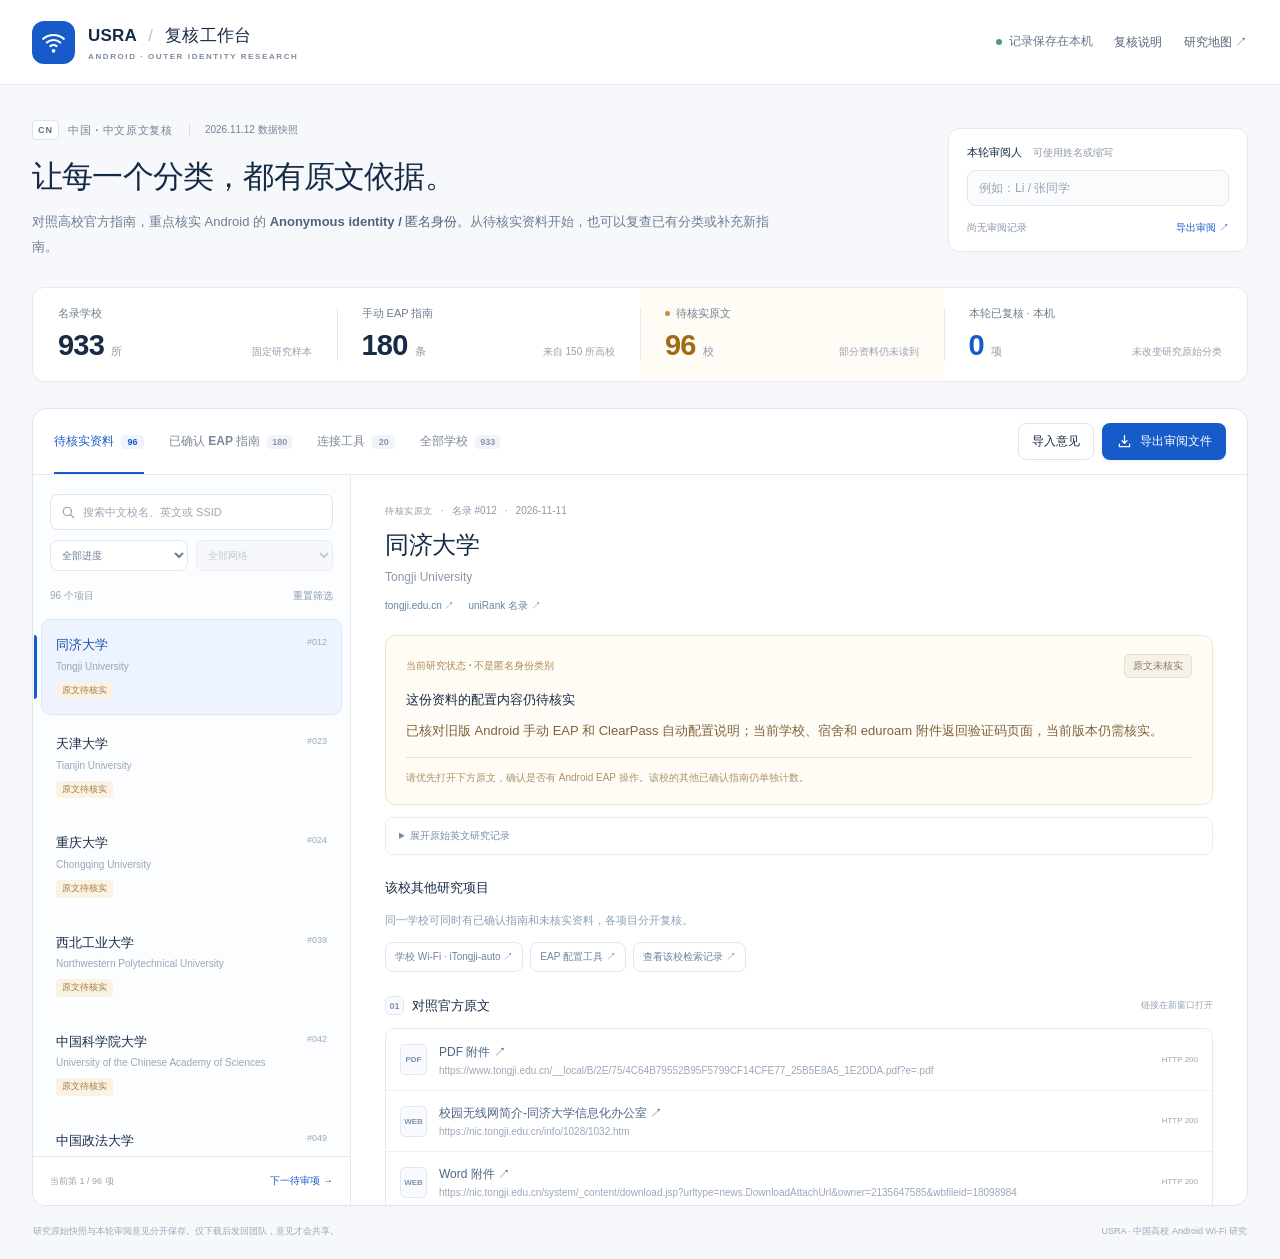
<file: china-review/index.html>
<!doctype html>
<html lang="zh-CN">
<head>
  <meta charset="utf-8">
  <meta name="viewport" content="width=device-width,initial-scale=1">
  <meta name="color-scheme" content="light">
  <meta name="description" content="USRA 中国高校 Android Wi-Fi 匿名身份研究复核工作台。对照官方指南、核实证据并导出审阅意见。">
  <meta name="robots" content="noindex,nofollow">
  <meta http-equiv="Content-Security-Policy" content="default-src 'self'; script-src 'self'; style-src 'self'; img-src 'self'; connect-src 'self'; font-src 'self'; object-src 'none'; base-uri 'none'; form-action 'none'">
  <title>中国高校 Wi-Fi 复核 · USRA</title>
  <link rel="icon" href="./favicon.svg" type="image/svg+xml">
  <link rel="stylesheet" href="./styles.css">
  <script src="./app.js" type="module"></script>
</head>
<body>
  <a class="skip-link" href="#caseDetail">跳至审阅内容</a>
  <header class="site-header">
    <a href="./" class="brand" aria-label="USRA 复核工作台首页">
      <span class="brand-symbol" aria-hidden="true"><svg viewBox="0 0 28 28" fill="none"><path d="M4 10.5a15 15 0 0 1 20 0M7.5 14a10 10 0 0 1 13 0M11 17.5a5 5 0 0 1 6 0" stroke="currentColor" stroke-width="2" stroke-linecap="round"/><circle cx="14" cy="22" r="1.8" fill="currentColor"/></svg></span>
      <span><strong>USRA <span class="brand-divider">/</span> 复核工作台</strong><small>ANDROID · OUTER IDENTITY RESEARCH</small></span>
    </a>
    <div class="header-actions">
      <span class="local-pill"><span></span> 记录保存在本机</span>
      <button id="guideButton" class="button quiet" type="button">复核说明</button>
      <a href="../" class="button quiet map-link" target="_blank" rel="noopener noreferrer">研究地图 ↗</a>
    </div>
  </header>

  <main class="page-shell">
    <section class="intro" aria-labelledby="pageTitle">
      <div class="intro-copy">
        <div class="eyebrow"><span class="country-mark">CN</span> 中国 · 中文原文复核 <span class="snapshot-date" id="snapshotDate">2026.11.12 数据快照</span></div>
        <h1 id="pageTitle">让每一个分类，<span>都有原文依据。</span></h1>
        <p>对照高校官方指南，重点核实 Android 的 <strong>Anonymous identity / 匿名身份</strong>。从待核实资料开始，也可以复查已有分类或补充新指南。</p>
      </div>
      <aside class="reviewer-card">
        <label for="reviewerName">本轮审阅人 <span>可使用姓名或缩写</span></label>
        <input id="reviewerName" maxlength="100" placeholder="例如：Li / 张同学" autocomplete="name">
        <div class="reviewer-card-footer"><span id="saveStatus" role="status">尚无审阅记录</span><button class="text-button" id="exportTop" type="button">导出审阅 ↗</button></div>
      </aside>
    </section>

    <section class="stats" aria-label="研究快照概况">
      <div><span class="stat-label">名录学校</span><strong>933<span>所</span></strong><small>固定研究样本</small></div>
      <div><span class="stat-label">手动 EAP 指南</span><strong>180<span>条</span></strong><small>来自 150 所高校</small></div>
      <div class="priority-stat"><span class="stat-label"><i></i> 待核实原文</span><strong>96<span>校</span></strong><small>部分资料仍未读到</small></div>
      <div class="progress-stat"><span class="stat-label">本轮已复核 · 本机</span><strong id="reviewedStat">0<span>项</span></strong><small id="draftStat">未改变研究原始分类</small></div>
    </section>

    <section class="workspace" aria-label="原文对照与复核">
      <div class="workspace-top">
        <nav class="tabs" aria-label="审阅范围" id="modeTabs" role="tablist">
          <button id="tab-followups" type="button" data-mode="followups" class="active" aria-selected="true" role="tab" aria-controls="reviewPanel">待核实资料 <span>96</span></button>
          <button id="tab-routes" type="button" data-mode="routes" aria-selected="false" role="tab" aria-controls="reviewPanel" tabindex="-1">已确认 EAP 指南 <span>180</span></button>
          <button id="tab-tools" type="button" data-mode="tools" aria-selected="false" role="tab" aria-controls="reviewPanel" tabindex="-1">连接工具 <span>20</span></button>
          <button id="tab-universities" type="button" data-mode="universities" aria-selected="false" role="tab" aria-controls="reviewPanel" tabindex="-1">全部学校 <span>933</span></button>
        </nav>
        <div class="workspace-tools"><button id="importButton" class="button subtle small" type="button">导入意见</button><button id="exportButton" class="button primary small" type="button"><svg viewBox="0 0 20 20" fill="none" aria-hidden="true"><path d="M10 3v9m-3-3 3 3 3-3M4 13v3h12v-3" stroke="currentColor" stroke-width="1.5" stroke-linecap="round" stroke-linejoin="round"/></svg>导出审阅文件</button></div>
      </div>

      <div class="workspace-body" id="reviewPanel" role="tabpanel" aria-labelledby="tab-followups">
        <aside class="case-sidebar" aria-label="审阅项目列表">
          <div class="sidebar-controls">
            <label class="search-field"><svg viewBox="0 0 20 20" fill="none" aria-hidden="true"><circle cx="8.5" cy="8.5" r="5.5" stroke="currentColor" stroke-width="1.5"/><path d="m13 13 4 4" stroke="currentColor" stroke-width="1.5" stroke-linecap="round"/></svg><input id="searchInput" type="search" placeholder="搜索中文校名、英文或 SSID" aria-label="搜索审阅项目" autocomplete="off"></label>
            <div class="filter-row"><label><span class="sr-only">审阅进度</span><select id="progressFilter"><option value="all">全部进度</option><option value="todo">尚未复核</option><option value="draft">已有草稿</option><option value="done">已复核</option><option value="changed">修改／新证据</option><option value="imported">有导入意见</option></select></label><label><span class="sr-only">网络范围</span><select id="networkFilter"><option value="all">全部网络</option><option value="school_wifi">学校 Wi-Fi</option><option value="eduroam">eduroam</option></select></label></div>
            <label class="category-filter" id="categoryFilterWrap" hidden><span class="sr-only">现有匿名身份分类</span><select id="categoryFilter"><option value="all">全部现有分类</option><option value="explicit_blank">明确要求留空</option><option value="explicit_value">明确指定匿名值</option><option value="same_as_identity">与真实身份相同</option><option value="not_mentioned">未说明匿名身份</option></select></label>
            <div class="list-summary"><span id="resultCount" aria-live="polite">正在载入研究快照…</span><button id="resetFilters" class="text-button" type="button">重置筛选</button></div>
          </div>
          <div class="case-list" id="caseList" role="list" aria-label="研究项目"></div>
          <div class="sidebar-bottom"><span id="selectionPosition">优先复核尚未读到的原文</span><button id="nextButton" class="text-button" type="button">下一待审项 →</button></div>
        </aside>
        <article class="case-detail" id="caseDetail" tabindex="-1"><div class="loading-state"><span class="loading-dot"></span><h2>正在准备复核资料</h2><p>学校名录、原文链接与已核对图像正在载入。</p></div></article>
      </div>
    </section>
    <footer class="page-footer"><p>研究原始快照与本轮审阅意见分开保存。仅下载后发回团队，意见才会共享。</p><span>USRA · 中国高校 Android Wi-Fi 研究</span></footer>
  </main>

  <dialog id="guideDialog" class="modal guide-modal" aria-labelledby="guideTitle">
    <button class="dialog-close" type="button" data-close="guideDialog" aria-label="关闭复核说明">×</button>
    <div class="eyebrow">REVIEW PROTOCOL</div><h2 id="guideTitle">先确认配置范围，再判断匿名身份。</h2>
    <p>研究对象是高校官方发布的 <strong>Android 手动 EAP / 802.1X 配置指南</strong>。即使没有写 Android，只要实际界面、机型或操作上下文足够明确，也可以纳入；请记录判断依据。</p>
    <ol class="protocol-steps"><li><strong>打开官方原文</strong><span>区分学校 Wi-Fi 与 eduroam，记录页面或手册版本。需要查看的截图、扫描页或视频也属于证据。</span></li><li><strong>核对 Android 与 EAP</strong><span>查找 EAP、PEAP、802.1X、Identity 等参数；网页认证 Portal、共享密码 PSK 和其他非 EAP 连接不纳入匿名身份分类。</span></li><li><strong>按明确指示分类</strong><span>未填写的示例框不等于要求留空。图片必须实际查看；没有打开的材料保留“未核实”。</span></li><li><strong>记录并导出意见</strong><span>填写建议、官方链接和关键原文。点击“完成本项复核”后，下载 JSON 发给研究团队；也可以导出 CSV 阅读版。</span></li></ol>
    <div class="protocol-categories"><div><span class="category-badge explicit_blank">明确要求留空</span><p>原文明示 Anonymous identity / 匿名身份留空。</p></div><div><span class="category-badge explicit_value">明确指定匿名值</span><p>例如 anonymous@realm；记录实际值，核对是否包含真实身份。</p></div><div><span class="category-badge same_as_identity">与真实身份相同</span><p>原文明示将真实账号填入匿名身份字段。</p></div><div><span class="category-badge not_mentioned">未说明匿名身份</span><p>已核对完整 Android EAP 步骤，但没有给该字段指示；只展示空框也属于此类。</p></div></div>
    <div class="note-box"><strong>“未说明”与“未核实”分开记录</strong><p>96 所学校各有至少一份未充分读取的资料。学校可能已有其他确认的指南；96 不是所有资料都不可读，也不能直接归入 not mentioned。安装器、CAT、geteduroam 和普通联网客户端单列。</p></div>
    <p class="muted small-text">此网页无账号登录，也不收集或上传审阅意见。记录保存在当前浏览器；换设备前请下载 JSON 备份。导入的意见保留为独立记录，不覆盖原始研究分类。</p>
    <button class="button primary" type="button" data-close="guideDialog">开始复核</button>
  </dialog>

  <dialog id="exportDialog" class="modal export-modal" aria-labelledby="exportTitle"><button class="dialog-close" type="button" data-close="exportDialog" aria-label="关闭导出窗口">×</button><div class="eyebrow">REVIEW HANDOFF</div><h2 id="exportTitle">把审阅意见交回团队</h2><p id="exportSummary"></p><div class="export-options"><button id="downloadJson" type="button"><span class="file-icon">{ }</span><span><strong>下载 JSON 审阅文件</strong><small>推荐 · 保留全部字段，可恢复或导入合并</small></span><span>↓</span></button><button id="downloadCsv" type="button"><span class="file-icon">▦</span><span><strong>下载 CSV 阅读版</strong><small>适合用 Excel / 表格浏览意见</small></span><span>↓</span></button></div><div class="note-box"><strong>下载后，将文件发送给研究团队。</strong><p>网页不会自动上传或同步意见。JSON 文件包含草稿和已完成意见；导入的记录也会保留。</p></div><p id="exportMessage" class="form-message" role="status"></p></dialog>

  <dialog id="imageDialog" class="image-modal" aria-label="查看研究证据原图"><div class="image-modal-toolbar"><span id="imageCaption">研究团队已核对图像</span><a id="viewOriginalImage" href="#" target="_blank" rel="noopener noreferrer">新窗口查看原图 ↗</a><button type="button" data-close="imageDialog" aria-label="关闭证据原图">关闭 ×</button></div><img id="expandedImage" alt="高校官方指南中的 Android 配置证据"><p>图中示例值与空白字段请结合原文指示判断。</p></dialog>
  <input type="file" id="importFile" accept="application/json,.json" hidden>
  <div id="toast" class="toast" role="status" aria-live="polite" hidden></div>
</body>
</html>
</file>
<file: china-review/styles.css>
@charset "UTF-8";
:root{--ink:#172b46;--muted:#6d7d91;--line:#e5eaf1;--blue:#175bca;--blue-soft:#edf4ff;--bg:#f6f8fb;--white:#fff;--yellow:#a26c13;--red:#c14444;--radius:14px;font-family:Inter,-apple-system,BlinkMacSystemFont,"Segoe UI","PingFang SC","Microsoft YaHei",sans-serif;color:var(--ink);background:var(--bg);font-synthesis:none;font-weight:400}
*{box-sizing:border-box}body{margin:0}button,input,select,textarea{font:inherit}button,a,input,select,textarea{-webkit-tap-highlight-color:transparent}button{cursor:pointer}button:disabled{cursor:default;opacity:.5}a{color:var(--blue);text-decoration:none}a:hover{text-decoration:underline}button:focus-visible,a:focus-visible,input:focus-visible,select:focus-visible,textarea:focus-visible{outline:3px solid #8db8ff;outline-offset:3px}button,input,select,textarea{border-radius:8px}button{color:inherit}svg{display:block}button svg{width:19px;height:19px}button[hidden],[hidden]{display:none!important}.sr-only{position:absolute;width:1px;height:1px;padding:0;margin:-1px;overflow:hidden;clip:rect(0,0,0,0);white-space:nowrap;border:0}.skip-link{position:fixed;left:16px;top:-60px;z-index:100;background:#fff;padding:14px}.skip-link:focus{top:8px}.site-header{height:85px;border-bottom:1px solid var(--line);display:flex;align-items:center;justify-content:space-between;padding:0 max(32px,calc((100vw - 1472px)/2));background:#fff;gap:20px}.brand{display:flex;align-items:center;gap:13px;color:var(--ink);text-decoration:none!important}.brand-symbol{height:43px;width:43px;border-radius:12px;display:grid;place-items:center;color:#fff;background:var(--blue)}.brand-symbol svg{width:29px;height:29px}.brand strong{font-size:17px;letter-spacing:.2px;font-weight:660}.brand small{display:block;letter-spacing:1.6px;font-size:8px;color:#7c8c9e;margin-top:5px;font-weight:650}.brand-divider{color:#b8c4d2;font-weight:400;margin:0 7px}.header-actions{display:flex;align-items:center;gap:20px}.local-pill{font-size:12px;color:#65768b;white-space:nowrap;display:flex;gap:7px;align-items:center}.local-pill>span{height:6px;width:6px;background:#4b997a;border-radius:50%}.button{border:1px solid transparent;padding:10px 16px;display:inline-flex;align-items:center;justify-content:center;gap:7px;line-height:1.2;font-size:13px;font-weight:570;white-space:nowrap;text-decoration:none!important;transition:background .15s,border-color .15s}.button.primary{background:var(--blue);color:white;box-shadow:0 2px 3px #174f9510}.button.primary:hover{background:#104ba9}.button.subtle{background:#fff;border-color:#dce3ed}.button.subtle:hover{background:#f5f8fc}.button.quiet{background:transparent;color:#53657b;padding:8px 0;font-size:12px}.button.quiet:hover{color:var(--blue)}.button.small{padding:9px 13px;font-size:12px}.button svg{width:17px;height:17px}.text-button{background:none;border:0;color:var(--blue);padding:3px 0;font-size:11px;font-weight:580;white-space:nowrap}.text-button:hover{text-decoration:underline}.page-shell{max-width:1536px;padding:35px 32px 20px;margin:0 auto}.intro{display:grid;grid-template-columns:1fr 300px;gap:55px;align-items:center;margin-bottom:27px}.eyebrow{display:flex;align-items:center;gap:9px;font-size:11px;font-weight:600;color:#738198;letter-spacing:.7px}.country-mark{font-size:9px;letter-spacing:1px;padding:4px 5px;border:1px solid #dce4ef;border-radius:4px;color:#56708f;background:#fff}.snapshot-date{border-left:1px solid #d6dfeb;margin-left:7px;padding-left:15px;font-size:10px;letter-spacing:0;font-weight:450}.intro h1{font-size:31px;line-height:1.4;letter-spacing:-.8px;font-weight:670;margin:15px 0 12px}.intro h1>span{font-weight:430}.intro p{font-size:12px;line-height:1.9;color:var(--muted);max-width:740px;margin:0}.intro p strong{font-weight:560;color:#4e6481}.reviewer-card{border:1px solid var(--line);border-radius:11px;background:white;padding:16px 18px 13px;box-shadow:0 4px 14px #24354e03}.reviewer-card label{font-size:11px;font-weight:600;display:block}.reviewer-card label span{color:#8b97a7;font-size:10px;font-weight:400;margin-left:8px}.reviewer-card input{width:100%;border:1px solid #e2e8ef;background:#fafbfd;padding:10px 11px;margin:10px 0 12px;font-size:12px;color:var(--ink)}input::placeholder,textarea::placeholder{color:#9aa6b6}.reviewer-card-footer{display:flex;align-items:center;justify-content:space-between;gap:10px;font-size:10px;color:#8997a8}.reviewer-card-footer .text-button{font-size:10px}.stats{display:grid;grid-template-columns:repeat(4,1fr);border:1px solid var(--line);border-radius:12px;background:white;margin-bottom:26px;overflow:hidden;box-shadow:0 3px 14px #24354e02}.stats>div{padding:18px 25px;position:relative;display:grid;grid-template-columns:auto auto;align-items:baseline;gap:6px 16px}.stats>div+div:before{position:absolute;content:"";left:0;top:20px;bottom:20px;border-left:1px solid var(--line)}.stat-label{font-size:11px;color:#6e7d90;grid-column:1/-1;display:flex;gap:6px;align-items:center}.stat-label i{width:5px;height:5px;border-radius:50%;background:#c98f35}.stats strong{font-size:29px;line-height:1.25;letter-spacing:-.8px;font-weight:650}.stats strong span{font-size:11px;font-weight:450;letter-spacing:0;color:#8996a7;margin-left:7px}.stats small{font-size:10px;color:#94a1b1;text-align:right}.priority-stat{background:#fffcf6}.priority-stat strong{color:#a36a15}.progress-stat strong{color:var(--blue)}.workspace{background:#fff;border:1px solid #dfe6ef;border-radius:var(--radius);overflow:hidden;box-shadow:0 7px 28px #283e5d04}.workspace-top{display:flex;justify-content:space-between;align-items:center;border-bottom:1px solid var(--line);padding:0 21px;gap:16px;min-height:66px}.tabs{display:flex;align-self:stretch;gap:25px}.tabs>button{border:0;border-bottom:2px solid transparent;border-radius:0;background:transparent;display:flex;align-items:center;gap:7px;font-size:12px;font-weight:550;color:#7b899b;padding:21px 0 19px;white-space:nowrap;transition:color .15s}.tabs>button.active{border-bottom-color:var(--blue);color:var(--blue)}.tabs>button:hover{color:var(--blue)}.tabs>button>span{font-size:9px;font-weight:550;padding:2px 5px;background:#f0f3f7;border-radius:4px;color:#8c98a8;min-width:23px}.tabs>button.active>span{color:var(--blue);background:var(--blue-soft)}.workspace-tools{display:flex;gap:8px}.workspace-body{display:grid;grid-template-columns:318px minmax(0,1fr);min-height:730px;height:calc(100vh - 425px);max-height:1150px}.case-sidebar{border-right:1px solid var(--line);background:#fcfdff;display:flex;flex-direction:column;min-height:0}.sidebar-controls{padding:19px 17px 0}.search-field{display:flex;align-items:center;border:1px solid #dce4ee;background:#fff;border-radius:8px;padding:0 10px;gap:7px}.search-field>svg{height:15px;width:15px;color:#90a0b4;flex:none}.search-field input{border:0;background:none;min-width:0;width:100%;padding:11px 0;font-size:11px;color:#4f627a;outline-offset:0}.search-field:focus-within{border-color:#8db4ec;box-shadow:0 0 0 2px #edf4ff}.search-field input:focus-visible{outline:0}.filter-row{display:grid;grid-template-columns:1fr 1fr;gap:8px;margin-top:10px}.filter-row select,.category-filter select{background:#fff;border:1px solid #e2e8ef;padding:8px 7px;font-size:10px;color:#6d7d93;width:100%;min-width:0}.category-filter{display:block;margin-top:8px}.list-summary{display:flex;align-items:center;justify-content:space-between;gap:8px;font-size:10px;color:#9aa5b3;margin:15px 0 10px}.list-summary .text-button{font-size:10px;font-weight:400;color:#8898ad}.case-list{overflow:auto;min-height:0;flex:1;padding:0 8px 14px;scrollbar-width:thin;scrollbar-color:#d6deea transparent}.case-item{display:block;text-align:left;width:100%;padding:15px 14px;border:1px solid transparent;border-radius:9px;background:transparent;position:relative;margin:3px 0;transition:background .15s}.case-item:hover{background:#f0f5fc}.case-item.active{background:#edf4ff;border-color:#d9e7fd}.case-item.active:before{position:absolute;content:"";left:-8px;top:15px;bottom:15px;width:3px;border-radius:0 3px 3px 0;background:var(--blue)}.case-item-top{display:flex;align-items:flex-start;justify-content:space-between;gap:8px}.case-name{font-size:13px;font-weight:590;line-height:1.5}.case-item.active .case-name{color:#144fa9}.case-index{font-size:9px;color:#9ba7b7;margin-top:2px;font-variant-numeric:tabular-nums}.case-english{font-size:9px;color:#9aa6b6;display:block;line-height:1.5;margin:4px 0 8px;white-space:nowrap;overflow:hidden;text-overflow:ellipsis}.case-bottom{display:flex;align-items:center;gap:6px;flex-wrap:wrap}.micro-badge{font-size:9px;font-weight:450;padding:3px 6px;background:#f0f3f7;border-radius:4px;color:#8593a5;line-height:1.3}.micro-badge.pending{background:#faf2e3;color:#a37b3e}.micro-badge.done{background:#eaf6ef;color:#468368}.micro-badge.draft{background:#f0ecfb;color:#8170a3}.micro-badge.imported{background:#edf1fb;color:#6279ac}.ssid-mini{font-size:9px;color:#7b8da4;overflow:hidden;text-overflow:ellipsis;white-space:nowrap;max-width:180px}.sidebar-bottom{padding:14px 17px;border-top:1px solid var(--line);display:flex;gap:10px;align-items:center;justify-content:space-between;background:#fff;flex-wrap:wrap}.sidebar-bottom>span{font-size:9px;color:#98a4b4}.sidebar-bottom .text-button{font-size:10px}.case-detail{overflow:auto;padding:28px 34px 35px;min-width:0;scrollbar-width:thin;scrollbar-color:#d6deea transparent;scroll-behavior:smooth}.case-heading-top{display:flex;justify-content:space-between;align-items:flex-start;gap:15px}.case-kicker{display:flex;align-items:center;gap:8px;flex-wrap:wrap;font-size:10px;color:#8d9aab;line-height:1.6}.case-kicker .section-flag{font-size:9px;letter-spacing:.6px;color:#8d9aab;font-weight:600}.case-heading h2{font-size:24px;font-weight:650;line-height:1.4;letter-spacing:-.4px;margin:9px 0 5px}.case-subtitle{font-size:11px;color:#8a98aa;line-height:1.7;margin:0}.case-links{display:flex;gap:14px;flex-wrap:wrap;margin:12px 0 22px}.case-links a{font-size:10px;color:#6582a8;word-break:break-word}.case-links a:hover{color:var(--blue)}.section-heading{display:flex;align-items:center;justify-content:space-between;gap:15px;margin:24px 0 13px}.section-heading h3{margin:0;font-size:13px;font-weight:620;display:flex;align-items:center;gap:8px}.section-heading h3 .step-number{height:19px;width:19px;border:1px solid #e2e8f1;background:#f8fafd;border-radius:5px;font-size:9px;display:grid;place-items:center;color:#7e90a9;font-weight:550}.section-heading>span{font-size:9px;color:#96a3b4}.finding-box{border:1px solid #e6eaf2;border-radius:10px;padding:18px 20px;background:#fafbfd}.finding-box.pending{background:#fffcf6;border-color:#efe5d2}.finding-label{display:flex;justify-content:space-between;align-items:center;gap:10px;flex-wrap:wrap}.finding-label>span:first-child{font-size:10px;color:#8c98a9;font-weight:550}.finding-box.pending .finding-label>span:first-child{color:#aa8952}.finding-box h4{font-size:13px;line-height:1.8;margin:10px 0 7px;font-weight:570}.finding-box p{font-size:11px;line-height:1.85;color:#7c8c9f;margin:8px 0 0;overflow-wrap:anywhere}.finding-box .primary-note{font-size:12px;color:#785e39}.finding-footer{border-top:1px solid #eadfca;margin-top:13px;padding-top:11px;font-size:10px;line-height:1.7;color:#ab926b}.finding-box:not(.pending) .finding-footer{border-color:#e4e9f1;color:#8796a9}.category-badge{display:inline-flex;align-items:center;gap:5px;padding:4px 8px;font-size:10px;line-height:1.35;font-weight:550;border:1px solid transparent;border-radius:5px;white-space:nowrap}.category-badge.explicit_blank,.category-badge.explicit_value{color:#2864ad;background:#eaf3ff;border-color:#d5e6fb}.category-badge.same_as_identity{color:#b74f4f;background:#fff0ef;border-color:#f3dad8}.category-badge.not_mentioned{color:#a37b2b;background:#fff7df;border-color:#f0e3bd}.category-badge.unknown{color:#8b7b60;background:#f7f2e8;border-color:#e7dfd0}.category-badge.onboarding{color:#387a74;background:#edf8f4;border-color:#d5eae3}.source-list{display:flex;flex-direction:column;border:1px solid var(--line);border-radius:9px;overflow:hidden}.source-row{display:grid;grid-template-columns:29px minmax(0,1fr) auto;gap:10px;align-items:center;padding:12px 14px;background:#fff;min-height:61px}.source-row+.source-row{border-top:1px solid #edf1f6}.source-file{width:27px;height:31px;border:1px solid #e1e8f1;background:#f8fafd;border-radius:5px;color:#7d95b2;display:grid;place-items:center;font-size:8px;font-weight:600}.source-text{min-width:0}.source-title{font-size:11px;font-weight:500;color:#4e6686;display:block;overflow:hidden;white-space:nowrap;text-overflow:ellipsis}.source-url{display:block;font-size:9px;color:#9aa8b9;margin-top:4px;white-space:nowrap;overflow:hidden;text-overflow:ellipsis}.source-status{color:#98a5b5;font-size:8px;line-height:1.6;max-width:94px;text-align:right}.source-status.bad{color:#b18b52}.source-more{border:0;border-top:1px solid #edf1f6;background:#fbfcfe;font-size:10px;padding:10px;color:#7191b8;display:block;text-align:center;cursor:pointer;width:100%}.source-note{font-size:9px;line-height:1.8;color:#a0adbd;margin:8px 0}.source-empty{font-size:11px;line-height:1.8;color:#8898ad;padding:15px;border:1px dashed #dce4ee;border-radius:8px}.details-note{margin-top:12px;border:1px solid #e8edf4;border-radius:8px;background:#fff;overflow:hidden}.details-note summary{font-size:10px;color:#7b8da6;padding:11px 13px;cursor:pointer}.details-note>div{padding:0 14px 12px;font-size:10px;color:#7e90a8;line-height:1.9;overflow-wrap:anywhere}.details-note pre{font-family:inherit;font-size:10px;white-space:pre-wrap;margin:4px 0;line-height:1.9}.evidence-grid{display:grid;grid-template-columns:repeat(3,minmax(0,1fr));gap:10px}.evidence-image{border:1px solid #e0e7f0;background:#f6f8fc;padding:0;overflow:hidden;display:flex;flex-direction:column;border-radius:8px}.evidence-image img{width:100%;height:160px;object-fit:contain;padding:8px;background:#f5f7fb}.evidence-image span{font-size:9px;color:#7f91aa;padding:9px;background:#fff;width:100%;border-top:1px solid var(--line)}.evidence-meta{display:grid;grid-template-columns:135px 1fr;gap:9px;font-size:11px;line-height:1.85;margin:13px 0 0}.evidence-meta dt{color:#97a4b5}.evidence-meta dd{margin:0;color:#6f829c;overflow-wrap:anywhere}.important-caveat{border-left:3px solid #c6913f;background:#fffbf2;padding:11px 14px;font-size:11px;line-height:1.8;color:#9c783f;margin:15px 0}.related-routes{display:flex;gap:7px;flex-wrap:wrap;margin:12px 0}.related-routes button{background:#fff;border:1px solid #dfe7f2;color:#6c83a4;font-size:10px;padding:7px 9px}.related-routes button:hover{background:var(--blue-soft);border-color:#c6daf9}.proposal-note{font-size:10px;color:#7d8da4;line-height:1.8}.review-form{border:1px solid #dce6f4;border-radius:10px;overflow:hidden;background:#fff}.form-top{background:#f7faff;border-bottom:1px solid #e3ebf7;padding:12px 17px;display:flex;align-items:center;justify-content:space-between;gap:10px}.form-top strong{font-size:11px;font-weight:580;color:#496b98}.form-top>span{font-size:9px;color:#8fa0b7}.form-body{padding:17px}.form-row{display:grid;grid-template-columns:1fr 1fr;gap:14px}.field{display:block;margin-bottom:14px;min-width:0}.field>span{display:flex;align-items:center;gap:7px;font-size:10px;color:#6b809c;font-weight:550;margin-bottom:7px}.field>span>small{font-weight:400;font-size:9px;color:#a0adbd}.field input,.field select,.field textarea{width:100%;padding:10px 11px;font-size:11px;border:1px solid #dce4ef;background:#fff;color:#526c90;line-height:1.6;min-width:0}.field textarea{resize:vertical;min-height:77px}.field input:focus,.field textarea:focus,.field select:focus{border-color:#92b3e5;outline:0;box-shadow:0 0 0 3px #eff5ff}.field .hint{font-size:9px;color:#99a8ba;line-height:1.8;margin:6px 0 0;font-weight:400}.form-bottom{padding:13px 17px;border-top:1px solid #e8edf5;display:flex;align-items:center;justify-content:space-between;gap:12px;background:#fcfdff}.form-bottom>span{font-size:9px;color:#91a2b9}.form-bottom .button{font-size:11px;padding:9px 13px}.form-message{font-size:11px;color:#b96342;line-height:1.8;margin:0;padding:0}.form-message:not(:empty){margin:12px 0 0}.form-message.success{color:#3f8b6f}.form-actions-left{display:flex;gap:12px;align-items:center}.proposal-button{width:100%;margin-top:13px;border:1px dashed #cddbed;background:#fbfdff;color:#728db2;font-size:11px;padding:12px;border-radius:8px}.proposal-button:hover{background:#f2f7ff}.import-card{border:1px solid #e3e8f2;background:#fcfdff;padding:14px 16px;border-radius:9px;margin:9px 0}.import-card-header{display:flex;gap:8px;justify-content:space-between;align-items:center;font-size:11px;color:#6e83a1}.import-card p{font-size:11px;line-height:1.8;color:#758aa5;margin:9px 0 0;white-space:pre-wrap;overflow-wrap:anywhere}.import-card small{font-size:9px;color:#95a5ba}.empty-state{text-align:center;padding:65px 20px;color:#95a4b8}.empty-state h3{font-size:14px;color:#6e829e;font-weight:550}.empty-state p{font-size:11px;line-height:1.8}.list-empty{padding:32px 15px;text-align:center;color:#8a9cb4;font-size:11px;line-height:1.9}.load-more{display:block;width:calc(100% - 20px);margin:12px 10px;border:1px solid #e1e8f2;background:#fff;padding:10px;color:#7390b7;font-size:10px}.loading-state{display:flex;flex-direction:column;justify-content:center;align-items:center;min-height:360px;color:#97a6b9}.loading-state h2{font-size:17px;color:#536e92;font-weight:550;margin:15px 0 2px}.loading-state p{font-size:11px;line-height:1.8}.loading-dot{width:21px;height:21px;border:2px solid #d9e8fe;border-top-color:#699be3;border-radius:50%;animation:spin .8s linear infinite}.page-footer{display:flex;align-items:center;justify-content:space-between;gap:20px;font-size:9px;color:#9aa8bb;padding:17px 1px 0;line-height:1.8}.page-footer p{margin:0}.page-footer>span{white-space:nowrap}.modal{border:1px solid #dfe7f2;border-radius:18px;padding:34px;box-shadow:0 20px 90px #142d5930;color:var(--ink);max-width:690px;width:calc(100vw - 32px);max-height:calc(100vh - 60px);overflow:auto}.modal::backdrop,.image-modal::backdrop{background:#10274673;backdrop-filter:blur(3px)}.dialog-close{position:absolute;right:16px;top:12px;border:0;background:transparent;font-size:25px;line-height:1;color:#8ea0b9;padding:7px}.modal h2{font-size:24px;font-weight:630;line-height:1.5;margin:13px 0 16px;letter-spacing:-.5px}.modal>p{font-size:12px;line-height:1.9;color:#7e8da4}.modal p strong{color:#55708f;font-weight:550}.protocol-steps{list-style:none;counter-reset:protocol;padding:0;margin:23px 0}.protocol-steps li{counter-increment:protocol;position:relative;padding-left:35px;margin:18px 0}.protocol-steps li:before{content:counter(protocol);position:absolute;left:0;top:0;width:23px;height:23px;background:var(--blue-soft);border-radius:6px;color:var(--blue);font-size:11px;display:grid;place-items:center}.protocol-steps strong{font-size:12px;font-weight:600;display:block;line-height:1.8}.protocol-steps span{font-size:11px;color:#8293aa;line-height:1.9;display:block;margin-top:4px}.protocol-categories{display:grid;grid-template-columns:1fr 1fr;gap:16px;margin:22px 0}.protocol-categories p{font-size:10px;line-height:1.8;color:#8a9ab0;margin:7px 0 0}.note-box{border:1px solid #e0e9f6;background:#f6f9ff;padding:15px 17px;border-radius:9px;margin:20px 0}.note-box strong{font-size:11px;color:#6c85a8;font-weight:600;line-height:1.8}.note-box p{font-size:11px;line-height:1.9;color:#8398b7;margin:7px 0 0}.modal p.small-text{font-size:10px;margin-bottom:22px}.export-modal{max-width:570px}.export-options{display:grid;gap:12px;margin:24px 0}.export-options>button{display:flex;align-items:center;gap:14px;border:1px solid #e0e7f2;background:white;padding:18px;text-align:left}.export-options>button:hover{background:#f8fbff;border-color:#b9d1f4}.export-options>button>span:last-child{margin-left:auto;color:#7193c0}.export-options strong{font-size:13px;font-weight:600;color:#56739c;display:block}.export-options small{font-size:10px;color:#8da0ba;display:block;margin-top:6px}.file-icon{display:grid;place-items:center;width:38px;height:42px;background:#f0f5ff;color:#7096ca;border-radius:7px;font-family:monospace;font-size:18px}.image-modal{border:0;padding:0;border-radius:12px;max-width:min(1200px,96vw);width:max-content;max-height:94vh;background:#f6f8fc;color:#6f86a5;overflow:auto}.image-modal-toolbar{position:sticky;top:0;padding:14px 18px;background:white;border-bottom:1px solid #e2e8f2;display:flex;align-items:center;justify-content:space-between;gap:20px;font-size:11px;z-index:1}.image-modal-toolbar button{border:0;background:#f0f4fb;color:#738caa;padding:7px 11px;font-size:11px}.image-modal>img{display:block;max-width:100%;height:auto;margin:auto}.image-modal>p{font-size:11px;padding:10px 20px;line-height:1.8}.toast{position:fixed;left:50%;bottom:30px;transform:translateX(-50%);z-index:30;padding:13px 20px;border:1px solid #d6e5fa;border-radius:10px;background:#fff;box-shadow:0 8px 35px #18335d20;font-size:12px;color:#617fa7;max-width:calc(100vw - 32px);line-height:1.7}.error-banner{border:1px solid #f1d1c5;background:#fff7f2;color:#a46f50;border-radius:9px;padding:15px;font-size:12px;line-height:1.8}.fine-print{font-size:10px;color:#98a8bb;line-height:1.9}.inline-source-link{font-size:11px;overflow-wrap:anywhere}.other-case-note{font-size:11px;line-height:1.9;color:#8c9fb7}.section-separator{border:0;border-top:1px solid #e8edf5;margin:26px 0}.all-school-overview{display:flex;gap:7px;flex-wrap:wrap;margin:15px 0}.filter-row select:disabled{background:#f4f6fa;color:#acb6c4}.error-saved{color:#b06f4c!important}@keyframes spin{to{transform:rotate(360deg)}}@media(min-width:1700px){.page-shell{padding-top:43px}.intro{margin-bottom:32px}.stats{margin-bottom:30px}.workspace-body{min-height:800px}}@media(max-width:1250px){.site-header{padding:0 26px}.page-shell{padding:28px 24px 20px}.intro{gap:30px;grid-template-columns:1fr 280px}.intro h1{font-size:28px}.stats>div{padding:17px 20px}.stats small{grid-column:1/-1;text-align:left}.stats>div{gap:5px}.tabs{gap:19px}.tabs>button{font-size:11px}.workspace-top{padding:0 17px}.workspace-tools .button{padding:9px 10px;font-size:10px}.workspace-body{grid-template-columns:290px minmax(0,1fr)}.case-detail{padding:25px 25px 30px}.case-heading h2{font-size:22px}.header-actions{gap:15px}.evidence-meta{grid-template-columns:110px 1fr}}@media(max-width:1000px){.intro h1{font-size:25px}.intro{grid-template-columns:1fr 250px;gap:24px}.intro p{font-size:11px}.snapshot-date{font-size:9px}.eyebrow{font-size:10px}.reviewer-card{padding:14px}.stats strong{font-size:26px}.workspace-top{flex-wrap:wrap;gap:0;padding-top:10px}.tabs{order:2;width:100%;justify-content:space-between;gap:12px}.tabs>button{padding:17px 0 14px;font-size:10px}.workspace-tools{margin-left:auto;padding-bottom:5px}.workspace-body{grid-template-columns:260px minmax(0,1fr)}.case-detail{padding:22px 20px}.case-heading h2{font-size:21px}.form-row{gap:10px}.form-body{padding:14px}.evidence-grid{grid-template-columns:repeat(2,minmax(0,1fr))}.local-pill{display:none}.case-name{font-size:12px}.sidebar-controls{padding:15px 13px 0}.case-item{padding:13px 11px}.page-footer{align-items:flex-start}.page-footer>span{font-size:8px}}@media(max-width:760px){.site-header{height:72px;padding:0 18px}.brand strong{font-size:14px}.brand small{font-size:7px;letter-spacing:1px}.brand-symbol{width:35px;height:35px;border-radius:10px}.brand-symbol svg{width:26px;height:26px}.brand{gap:10px}.brand-divider{margin:0 4px}.header-actions{gap:14px}.map-link{display:none}.header-actions .button{font-size:11px}.page-shell{padding:24px 15px 15px}.intro{display:block;margin-bottom:20px}.intro h1{font-size:26px;letter-spacing:-.7px;margin-top:15px}.intro-copy>p{max-width:100%;font-size:11px}.intro .eyebrow{gap:7px}.snapshot-date{padding-left:10px;margin-left:3px;font-size:8px}.reviewer-card{margin-top:19px;padding:13px 15px;display:grid;grid-template-columns:1fr 1fr;gap:8px 12px;align-items:center}.reviewer-card label{font-size:10px}.reviewer-card label span{display:block;font-size:8px;margin:4px 0 0}.reviewer-card input{margin:0;padding:9px 10px;font-size:11px}.reviewer-card-footer{grid-column:1/-1;margin-top:3px}.stats{grid-template-columns:1fr 1fr;margin-bottom:20px}.stats>div{padding:15px 19px;grid-template-columns:auto auto;gap:5px}.stats>div:nth-child(3),.stats>div:nth-child(4){border-top:1px solid var(--line)}.stats>div:nth-child(3):before{display:none}.stats strong{font-size:26px}.stat-label{font-size:10px}.stats small{font-size:8px}.workspace-top{padding:11px 13px 0}.workspace-tools .button{padding:8px 10px;font-size:10px}.tabs{overflow-x:auto;justify-content:flex-start;gap:24px;scrollbar-width:none}.tabs>button{font-size:11px;gap:5px;padding-top:14px;padding-bottom:14px}.tabs>button>span{font-size:8px;min-width:20px}.workspace-body{display:flex;flex-direction:column;height:auto;max-height:none;min-height:0}.case-sidebar{border-right:0;border-bottom:1px solid var(--line)}.sidebar-controls{padding:14px 14px 0}.filter-row{grid-template-columns:1fr 1fr;gap:9px}.filter-row select{font-size:11px;padding:8px 9px}.case-list{max-height:245px;min-height:100px;padding:0 8px 9px;display:grid;grid-template-columns:1fr 1fr;align-content:start;gap:2px}.case-item{padding:12px 10px;min-width:0;margin:1px 0}.case-name{font-size:11px}.case-index{font-size:8px}.case-english{font-size:8px}.micro-badge{font-size:8px;padding:3px 5px}.case-bottom{gap:4px}.case-item.active:before{display:none}.ssid-mini{font-size:8px;max-width:100px}.sidebar-bottom{padding:11px 14px}.case-detail{overflow:visible;padding:24px 18px 26px}.case-heading h2{font-size:23px}.case-kicker{font-size:9px}.case-subtitle{font-size:10px}.finding-box{padding:15px 15px}.finding-box h4{font-size:12px}.finding-box .primary-note{font-size:11px}.finding-box p{font-size:10px}.section-heading h3{font-size:12px}.section-heading>span{font-size:8px}.form-top{padding:12px 14px}.form-body{padding:14px}.field>span{font-size:10px}.field input,.field select,.field textarea{font-size:12px;min-height:41px}.form-row{grid-template-columns:1fr}.field{margin-bottom:13px}.form-bottom{padding:12px 14px;align-items:flex-start;flex-direction:column;gap:11px}.form-bottom .button{align-self:flex-end;font-size:12px}.evidence-meta{grid-template-columns:100px 1fr;font-size:10px;gap:8px}.evidence-grid{gap:9px}.evidence-image img{height:150px}.source-row{padding:11px 11px;grid-template-columns:25px minmax(0,1fr) auto;gap:8px}.source-status{font-size:8px;max-width:70px}.source-file{width:24px;height:29px;font-size:7px}.source-title{font-size:10px}.source-url{font-size:8px}.page-footer{display:block;font-size:8px;padding:14px 1px 0}.page-footer>span{display:block;margin-top:7px}.modal{padding:29px 23px;max-height:calc(100vh - 35px)}.modal h2{font-size:22px}.protocol-categories{gap:15px}.export-options>button{padding:15px 12px;gap:10px}.export-options strong{font-size:12px}.export-options small{font-size:9px}.image-modal{max-width:96vw}.image-modal-toolbar{font-size:10px}.loading-state{min-height:280px}.list-empty{grid-column:1/-1}.load-more{grid-column:1/-1}}@media(prefers-reduced-motion:reduce){*{scroll-behavior:auto!important;animation-duration:0s!important;transition:none!important}}

/* Readable evidence and input text at both desktop and mobile sizes. */
.intro p{font-size:13px}.finding-box p{font-size:12px;line-height:1.9;color:#657991}.finding-box .primary-note{font-size:13px;color:#80623b}.field input,.field select,.field textarea{font-size:12px}.source-title{font-size:12px}.source-url{font-size:10px}.case-subtitle{font-size:12px}.case-english{font-size:10px}.evidence-meta{font-size:12px}.important-caveat{font-size:12px}.image-modal-toolbar>a{margin-left:auto;white-space:nowrap;font-size:10px}

@media(max-width:760px){.intro h1>span{display:block;margin-top:4px}}
</file>
